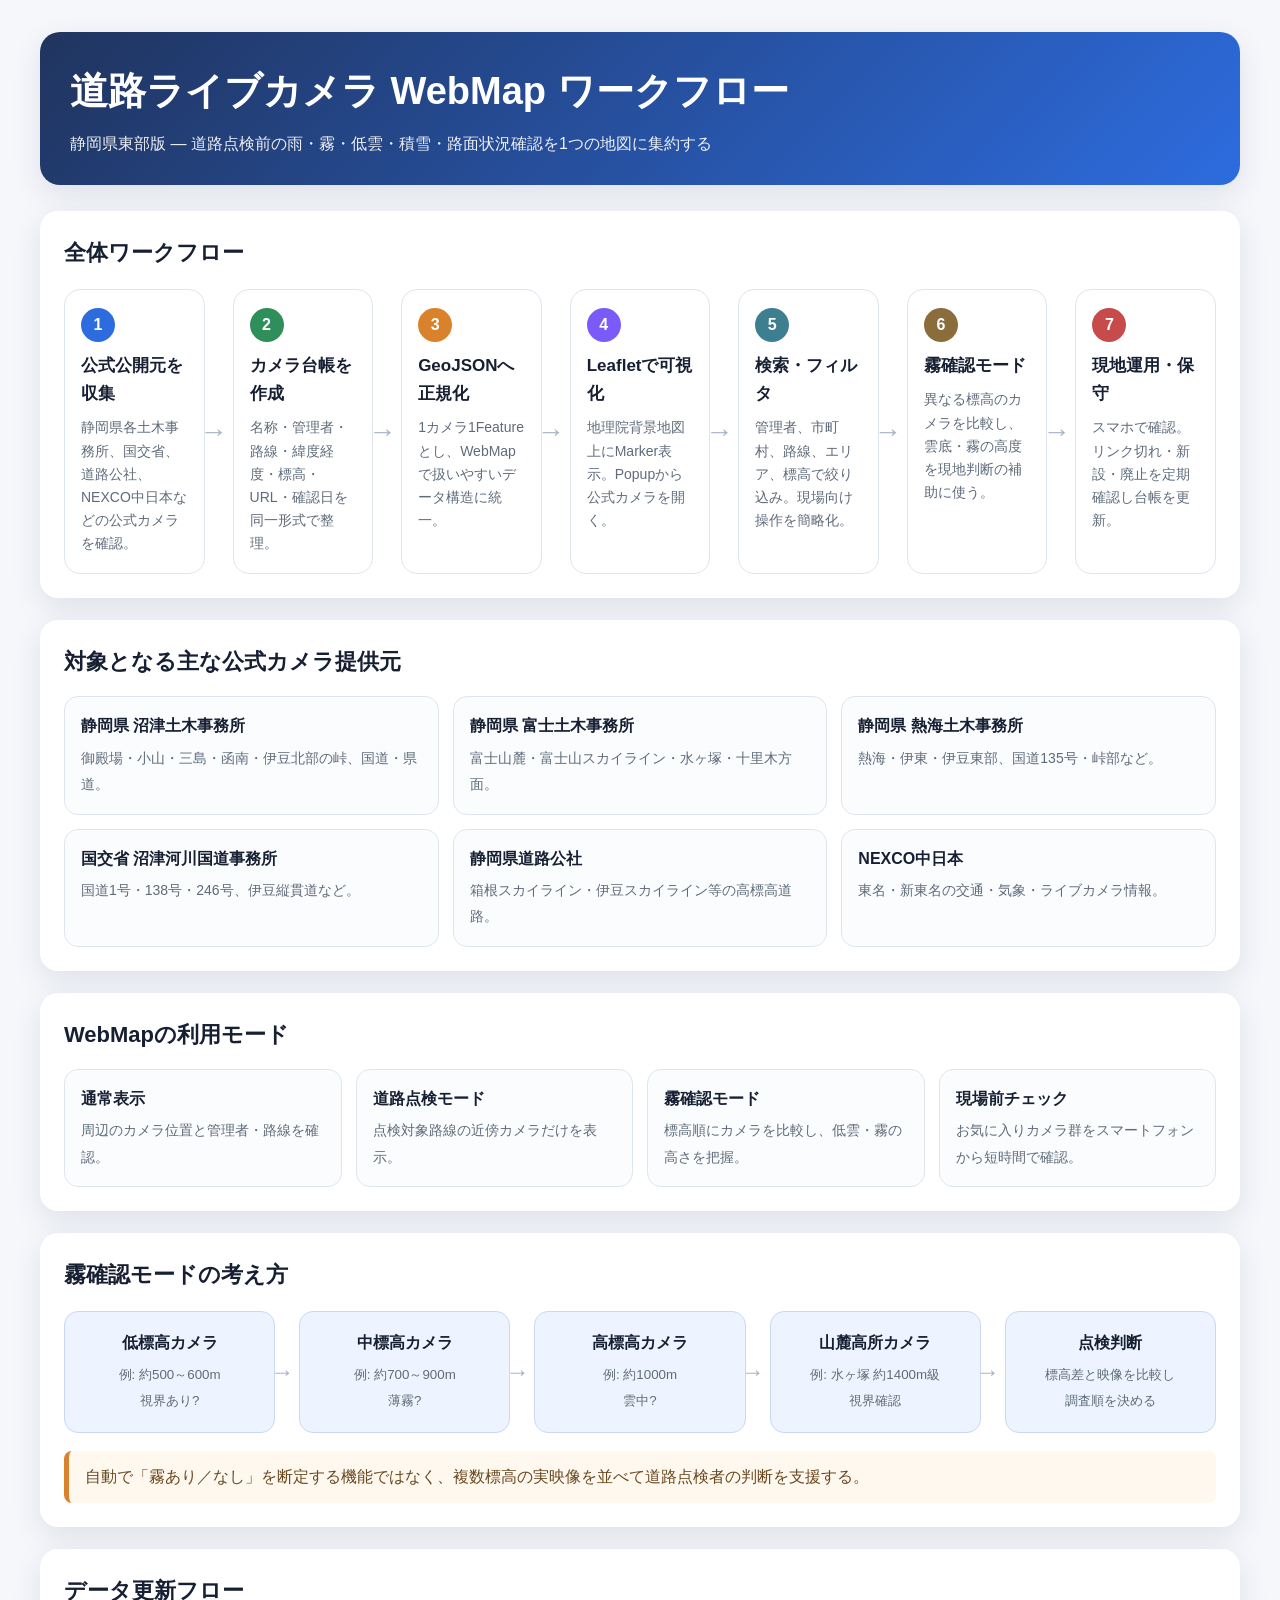
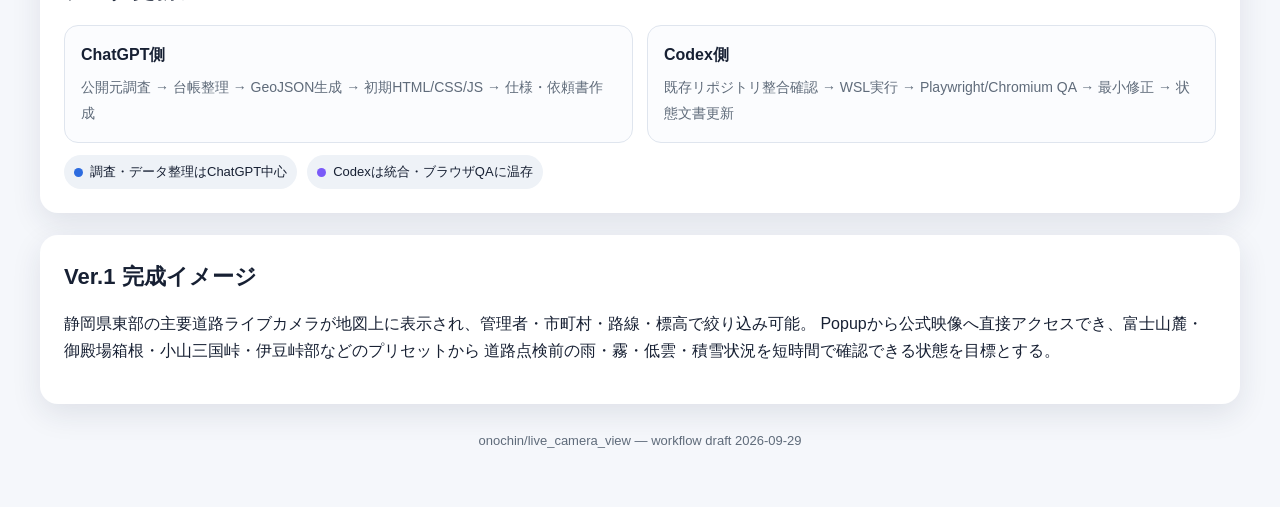
<file: docs/20260929_道路ライブカメラWebMap_ワークフロー.html>
<!doctype html>
<html lang="ja">
<head>
  <meta charset="utf-8">
  <meta name="viewport" content="width=device-width, initial-scale=1">
  <title>道路ライブカメラWebMap ワークフロー</title>
  <style>
    :root {
      --bg: #f5f7fb;
      --card: #ffffff;
      --text: #172033;
      --muted: #5f6b7a;
      --line: #a9b5c7;
      --blue: #2d6cdf;
      --green: #2f8f5b;
      --orange: #d9822b;
      --purple: #7a5af8;
      --red: #c84b4b;
      --shadow: 0 10px 30px rgba(29, 43, 68, 0.10);
    }

    * { box-sizing: border-box; }

    body {
      margin: 0;
      font-family: -apple-system, BlinkMacSystemFont, "Segoe UI", "Hiragino Kaku Gothic ProN", "Yu Gothic", Meiryo, sans-serif;
      background: var(--bg);
      color: var(--text);
      line-height: 1.65;
    }

    .wrap {
      max-width: 1240px;
      margin: 0 auto;
      padding: 32px 20px 56px;
    }

    header {
      background: linear-gradient(135deg, #20345e, #2d6cdf);
      color: #fff;
      border-radius: 20px;
      padding: 28px 30px;
      box-shadow: var(--shadow);
      margin-bottom: 26px;
    }

    header h1 {
      margin: 0 0 8px;
      font-size: clamp(24px, 3vw, 38px);
    }

    header p { margin: 0; opacity: 0.92; }

    .section {
      background: var(--card);
      border-radius: 18px;
      box-shadow: var(--shadow);
      padding: 24px;
      margin-top: 22px;
    }

    .section h2 {
      margin: 0 0 16px;
      font-size: 22px;
    }

    .flow {
      display: grid;
      grid-template-columns: repeat(7, minmax(130px, 1fr));
      gap: 28px;
      align-items: stretch;
      margin-top: 18px;
    }

    .step {
      position: relative;
      min-height: 180px;
      border-radius: 16px;
      padding: 18px 16px;
      border: 1px solid #dfe5ee;
      background: #fff;
    }

    .step:not(:last-child)::after {
      content: "→";
      position: absolute;
      right: -24px;
      top: 50%;
      transform: translateY(-50%);
      font-size: 28px;
      color: var(--line);
      font-weight: 700;
    }

    .num {
      width: 34px;
      height: 34px;
      display: grid;
      place-items: center;
      border-radius: 50%;
      color: white;
      font-weight: 700;
      margin-bottom: 10px;
      background: var(--blue);
    }

    .step:nth-child(2) .num { background: var(--green); }
    .step:nth-child(3) .num { background: var(--orange); }
    .step:nth-child(4) .num { background: var(--purple); }
    .step:nth-child(5) .num { background: #3d7f91; }
    .step:nth-child(6) .num { background: #8a6d3b; }
    .step:nth-child(7) .num { background: var(--red); }

    .step h3 {
      margin: 0 0 8px;
      font-size: 17px;
    }

    .step p {
      margin: 0;
      color: var(--muted);
      font-size: 14px;
    }

    .sources,
    .modes,
    .roles {
      display: grid;
      gap: 14px;
    }

    .sources { grid-template-columns: repeat(3, 1fr); }
    .modes { grid-template-columns: repeat(4, 1fr); }
    .roles { grid-template-columns: 1fr 1fr; }

    .mini {
      border: 1px solid #dfe5ee;
      border-radius: 14px;
      padding: 16px;
      background: #fbfcfe;
    }

    .mini strong { display: block; margin-bottom: 5px; }
    .mini span { color: var(--muted); font-size: 14px; }

    .fog-flow {
      display: grid;
      grid-template-columns: repeat(5, 1fr);
      gap: 24px;
      align-items: center;
      margin-top: 18px;
    }

    .fog-node {
      position: relative;
      text-align: center;
      border-radius: 14px;
      padding: 18px 12px;
      background: #eef4ff;
      border: 1px solid #cad8f5;
      min-height: 120px;
    }

    .fog-node:not(:last-child)::after {
      content: "→";
      position: absolute;
      right: -20px;
      top: 50%;
      transform: translateY(-50%);
      color: var(--line);
      font-size: 24px;
      font-weight: 700;
    }

    .fog-node b { display: block; margin-bottom: 4px; }
    .fog-node small { color: var(--muted); }

    .note {
      margin-top: 18px;
      border-left: 5px solid var(--orange);
      background: #fff8ef;
      padding: 13px 16px;
      border-radius: 8px;
      color: #69481f;
    }

    .legend {
      display: flex;
      flex-wrap: wrap;
      gap: 10px;
      margin-top: 12px;
    }

    .tag {
      display: inline-flex;
      align-items: center;
      gap: 7px;
      padding: 6px 10px;
      border-radius: 999px;
      background: #eef2f7;
      font-size: 13px;
    }

    .dot {
      width: 9px;
      height: 9px;
      border-radius: 50%;
      background: var(--blue);
    }

    footer {
      color: var(--muted);
      font-size: 13px;
      text-align: center;
      margin-top: 26px;
    }

    @media (max-width: 1050px) {
      .flow { grid-template-columns: 1fr 1fr; }
      .step:not(:last-child)::after { display: none; }
      .sources { grid-template-columns: 1fr 1fr; }
      .modes { grid-template-columns: 1fr 1fr; }
      .fog-flow { grid-template-columns: 1fr; }
      .fog-node:not(:last-child)::after { content: "↓"; right: 50%; top: auto; bottom: -28px; transform: translateX(50%); }
    }

    @media (max-width: 680px) {
      .flow,
      .sources,
      .modes,
      .roles { grid-template-columns: 1fr; }
      .wrap { padding: 18px 12px 36px; }
      header, .section { padding: 18px; }
    }
  </style>
</head>
<body>
  <div class="wrap">
    <header>
      <h1>道路ライブカメラ WebMap ワークフロー</h1>
      <p>静岡県東部版 ― 道路点検前の雨・霧・低雲・積雪・路面状況確認を1つの地図に集約する</p>
    </header>

    <section class="section">
      <h2>全体ワークフロー</h2>
      <div class="flow">
        <article class="step">
          <div class="num">1</div>
          <h3>公式公開元を収集</h3>
          <p>静岡県各土木事務所、国交省、道路公社、NEXCO中日本などの公式カメラを確認。</p>
        </article>
        <article class="step">
          <div class="num">2</div>
          <h3>カメラ台帳を作成</h3>
          <p>名称・管理者・路線・緯度経度・標高・URL・確認日を同一形式で整理。</p>
        </article>
        <article class="step">
          <div class="num">3</div>
          <h3>GeoJSONへ正規化</h3>
          <p>1カメラ1Featureとし、WebMapで扱いやすいデータ構造に統一。</p>
        </article>
        <article class="step">
          <div class="num">4</div>
          <h3>Leafletで可視化</h3>
          <p>地理院背景地図上にMarker表示。Popupから公式カメラを開く。</p>
        </article>
        <article class="step">
          <div class="num">5</div>
          <h3>検索・フィルタ</h3>
          <p>管理者、市町村、路線、エリア、標高で絞り込み。現場向け操作を簡略化。</p>
        </article>
        <article class="step">
          <div class="num">6</div>
          <h3>霧確認モード</h3>
          <p>異なる標高のカメラを比較し、雲底・霧の高度を現地判断の補助に使う。</p>
        </article>
        <article class="step">
          <div class="num">7</div>
          <h3>現地運用・保守</h3>
          <p>スマホで確認。リンク切れ・新設・廃止を定期確認し台帳を更新。</p>
        </article>
      </div>
    </section>

    <section class="section">
      <h2>対象となる主な公式カメラ提供元</h2>
      <div class="sources">
        <div class="mini"><strong>静岡県 沼津土木事務所</strong><span>御殿場・小山・三島・函南・伊豆北部の峠、国道・県道。</span></div>
        <div class="mini"><strong>静岡県 富士土木事務所</strong><span>富士山麓・富士山スカイライン・水ヶ塚・十里木方面。</span></div>
        <div class="mini"><strong>静岡県 熱海土木事務所</strong><span>熱海・伊東・伊豆東部、国道135号・峠部など。</span></div>
        <div class="mini"><strong>国交省 沼津河川国道事務所</strong><span>国道1号・138号・246号、伊豆縦貫道など。</span></div>
        <div class="mini"><strong>静岡県道路公社</strong><span>箱根スカイライン・伊豆スカイライン等の高標高道路。</span></div>
        <div class="mini"><strong>NEXCO中日本</strong><span>東名・新東名の交通・気象・ライブカメラ情報。</span></div>
      </div>
    </section>

    <section class="section">
      <h2>WebMapの利用モード</h2>
      <div class="modes">
        <div class="mini"><strong>通常表示</strong><span>周辺のカメラ位置と管理者・路線を確認。</span></div>
        <div class="mini"><strong>道路点検モード</strong><span>点検対象路線の近傍カメラだけを表示。</span></div>
        <div class="mini"><strong>霧確認モード</strong><span>標高順にカメラを比較し、低雲・霧の高さを把握。</span></div>
        <div class="mini"><strong>現場前チェック</strong><span>お気に入りカメラ群をスマートフォンから短時間で確認。</span></div>
      </div>
    </section>

    <section class="section">
      <h2>霧確認モードの考え方</h2>
      <div class="fog-flow">
        <div class="fog-node"><b>低標高カメラ</b><small>例: 約500～600m<br>視界あり?</small></div>
        <div class="fog-node"><b>中標高カメラ</b><small>例: 約700～900m<br>薄霧?</small></div>
        <div class="fog-node"><b>高標高カメラ</b><small>例: 約1000m<br>雲中?</small></div>
        <div class="fog-node"><b>山麓高所カメラ</b><small>例: 水ヶ塚 約1400m級<br>視界確認</small></div>
        <div class="fog-node"><b>点検判断</b><small>標高差と映像を比較し<br>調査順を決める</small></div>
      </div>
      <div class="note">
        自動で「霧あり／なし」を断定する機能ではなく、複数標高の実映像を並べて道路点検者の判断を支援する。
      </div>
    </section>

    <section class="section">
      <h2>データ更新フロー</h2>
      <div class="roles">
        <div class="mini">
          <strong>ChatGPT側</strong>
          <span>公開元調査 → 台帳整理 → GeoJSON生成 → 初期HTML/CSS/JS → 仕様・依頼書作成</span>
        </div>
        <div class="mini">
          <strong>Codex側</strong>
          <span>既存リポジトリ整合確認 → WSL実行 → Playwright/Chromium QA → 最小修正 → 状態文書更新</span>
        </div>
      </div>
      <div class="legend">
        <span class="tag"><span class="dot"></span>調査・データ整理はChatGPT中心</span>
        <span class="tag"><span class="dot" style="background:#7a5af8"></span>Codexは統合・ブラウザQAに温存</span>
      </div>
    </section>

    <section class="section">
      <h2>Ver.1 完成イメージ</h2>
      <p>
        静岡県東部の主要道路ライブカメラが地図上に表示され、管理者・市町村・路線・標高で絞り込み可能。
        Popupから公式映像へ直接アクセスでき、富士山麓・御殿場箱根・小山三国峠・伊豆峠部などのプリセットから
        道路点検前の雨・霧・低雲・積雪状況を短時間で確認できる状態を目標とする。
      </p>
    </section>

    <footer>
      ono​chin/live_camera_view — workflow draft 2026-09-29
    </footer>
  </div>
</body>
</html>
</file>
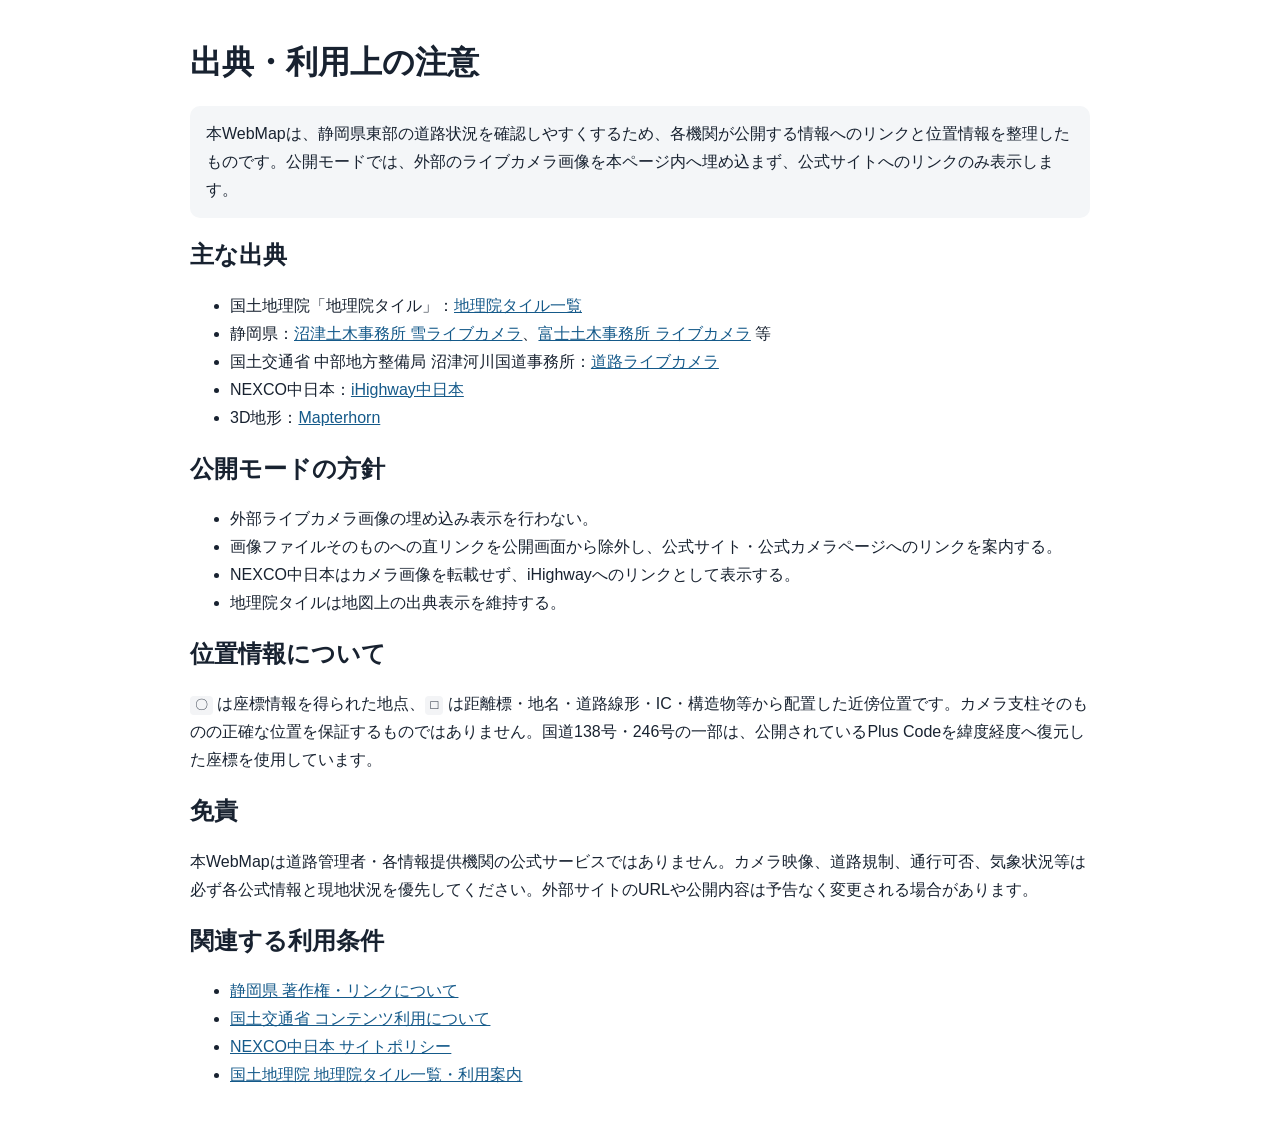
<file: docs/public_notice.html>
<!doctype html>
<html lang="ja">
<head>
  <meta charset="utf-8">
  <meta name="viewport" content="width=device-width, initial-scale=1">
  <title>出典・利用上の注意 | 道路ライブカメラ WebMap</title>
  <style>
    body { max-width: 900px; margin: 40px auto; padding: 0 20px; font-family: -apple-system, BlinkMacSystemFont, "Segoe UI", "Yu Gothic", Meiryo, sans-serif; line-height: 1.75; color: #182230; }
    h1, h2 { line-height: 1.4; }
    .note { padding: 14px 16px; border-radius: 10px; background: #f4f6f8; }
    a { color: #155a8a; }
    code { background: #f3f4f6; padding: 2px 5px; border-radius: 4px; }
  </style>
</head>
<body>
  <h1>出典・利用上の注意</h1>

  <p class="note">本WebMapは、静岡県東部の道路状況を確認しやすくするため、各機関が公開する情報へのリンクと位置情報を整理したものです。公開モードでは、外部のライブカメラ画像を本ページ内へ埋め込まず、公式サイトへのリンクのみ表示します。</p>

  <h2>主な出典</h2>
  <ul>
    <li>国土地理院「地理院タイル」：<a href="https://maps.gsi.go.jp/development/ichiran.html" target="_blank" rel="noopener">地理院タイル一覧</a></li>
    <li>静岡県：<a href="https://snowlive.pref.shizuoka.jp/" target="_blank" rel="noopener">沼津土木事務所 雪ライブカメラ</a>、<a href="https://fujilive.pref.shizuoka.jp/" target="_blank" rel="noopener">富士土木事務所 ライブカメラ</a> 等</li>
    <li>国土交通省 中部地方整備局 沼津河川国道事務所：<a href="https://www.cbr.mlit.go.jp/numazu/ifmob/livecam-road.html" target="_blank" rel="noopener">道路ライブカメラ</a></li>
    <li>NEXCO中日本：<a href="https://www.c-ihighway.jp/" target="_blank" rel="noopener">iHighway中日本</a></li>
    <li>3D地形：<a href="https://mapterhorn.com/" target="_blank" rel="noopener">Mapterhorn</a></li>
  </ul>

  <h2>公開モードの方針</h2>
  <ul>
    <li>外部ライブカメラ画像の埋め込み表示を行わない。</li>
    <li>画像ファイルそのものへの直リンクを公開画面から除外し、公式サイト・公式カメラページへのリンクを案内する。</li>
    <li>NEXCO中日本はカメラ画像を転載せず、iHighwayへのリンクとして表示する。</li>
    <li>地理院タイルは地図上の出典表示を維持する。</li>
  </ul>

  <h2>位置情報について</h2>
  <p><code>〇</code> は座標情報を得られた地点、<code>□</code> は距離標・地名・道路線形・IC・構造物等から配置した近傍位置です。カメラ支柱そのものの正確な位置を保証するものではありません。国道138号・246号の一部は、公開されているPlus Codeを緯度経度へ復元した座標を使用しています。</p>

  <h2>免責</h2>
  <p>本WebMapは道路管理者・各情報提供機関の公式サービスではありません。カメラ映像、道路規制、通行可否、気象状況等は必ず各公式情報と現地状況を優先してください。外部サイトのURLや公開内容は予告なく変更される場合があります。</p>

  <h2>関連する利用条件</h2>
  <ul>
    <li><a href="https://www.pref.shizuoka.jp/about/link.html" target="_blank" rel="noopener">静岡県 著作権・リンクについて</a></li>
    <li><a href="https://www.mlit.go.jp/link.html" target="_blank" rel="noopener">国土交通省 コンテンツ利用について</a></li>
    <li><a href="https://www.c-nexco.co.jp/site_policy/" target="_blank" rel="noopener">NEXCO中日本 サイトポリシー</a></li>
    <li><a href="https://maps.gsi.go.jp/development/ichiran.html" target="_blank" rel="noopener">国土地理院 地理院タイル一覧・利用案内</a></li>
  </ul>
</body>
</html>
</file>
